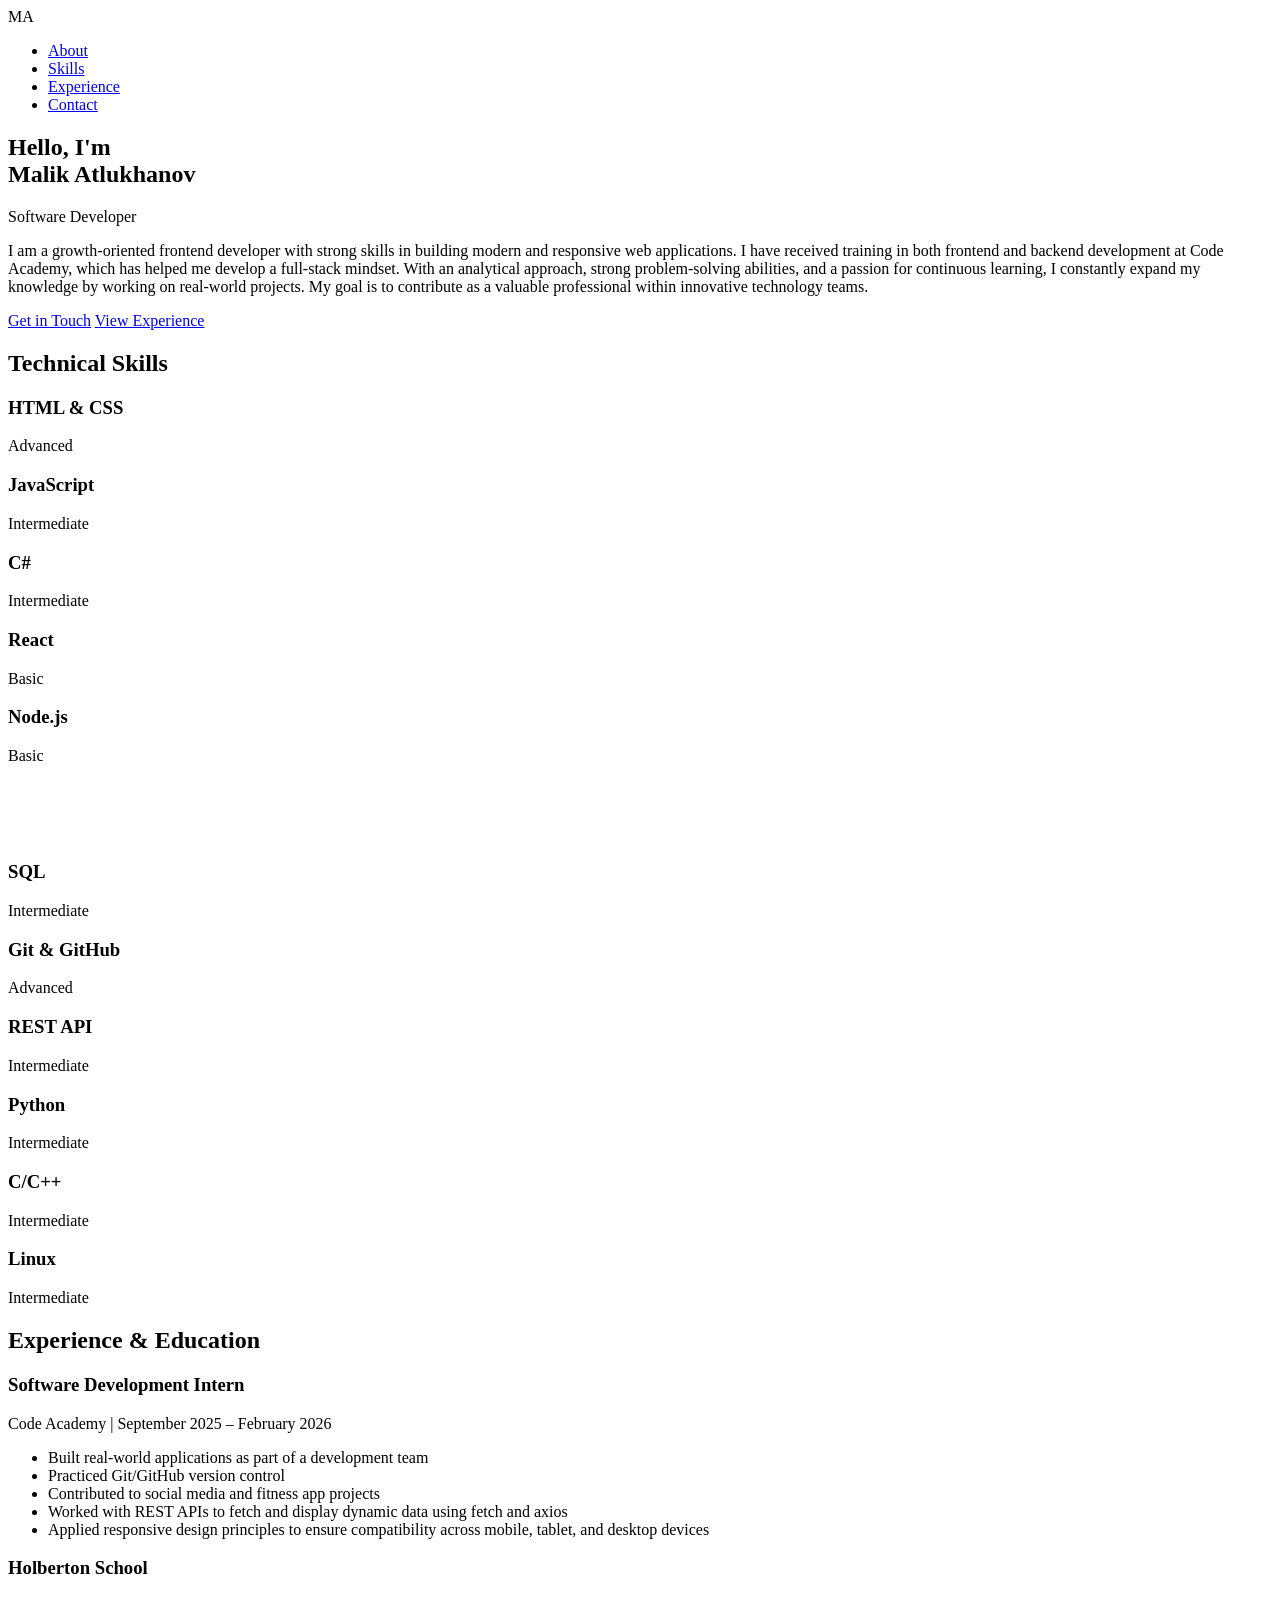
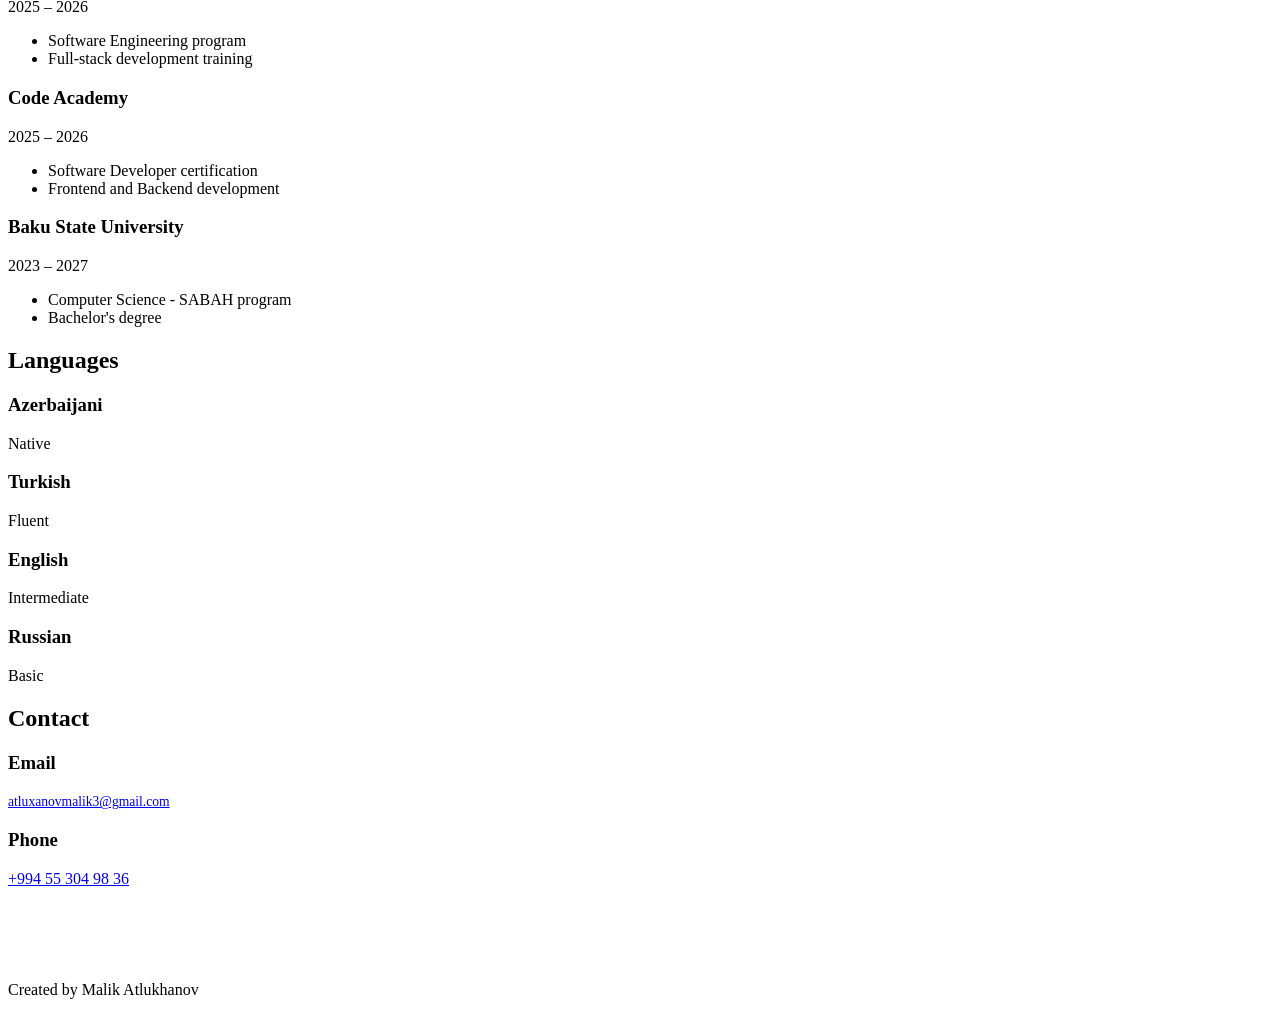
<file: index.html>
<!DOCTYPE html>
<html lang="az">
<head>
    <meta charset="UTF-8">
    <meta name="viewport" content="width=device-width, initial-scale=1.0">
    <title>Malik Atlukhanov - Software Developer</title>
    <link href="https://fonts.googleapis.com/css2?family=JetBrains+Mono:wght@400;600;800&family=Unbounded:wght@300;500;800&display=swap" rel="stylesheet">
</head>
<body>
    <div class="bg-animation"></div>
    
    <header>
        <div class="container">
            <nav>
                <div class="logo">MA</div>
                <ul class="nav-links">
                    <li><a href="#about">About</a></li>
                    <li><a href="#skills">Skills</a></li>
                    <li><a href="#experience">Experience</a></li>
                    <li><a href="#contact">Contact</a></li>
                </ul>
            </nav>
        </div>
    </header>

    <main>
        <section class="hero" id="about">
            <div class="container">
                <div class="hero-content">
                    <div class="hero-text">
                        <h1>
                            Hello, I'm<br>
                            <span class="gradient-text">Malik Atlukhanov</span>
                        </h1>
                        <p class="subtitle">Software Developer</p>
                        <p>
                            I am a growth-oriented frontend developer with strong skills in building modern and responsive web applications. I have received training in both frontend and backend development at Code Academy, which has helped me develop a full-stack mindset. With an analytical approach, strong problem-solving abilities, and a passion for continuous learning, I constantly expand my knowledge by working on real-world projects. My goal is to contribute as a valuable professional within innovative technology teams.

                        </p>
                        <div class="cta-buttons">
                            <a href="#contact" class="btn btn-primary">Get in Touch</a>
                            <a href="#experience" class="btn btn-secondary">View Experience</a>
                        </div>
                    </div>
                    <div class="hero-image">
                        <!-- <img src="/mnt/user-data/uploads/WhatsApp_Image_2026-02-10_at_21_04_00.jpeg" alt="Malik Atlukhanov"> -->
                    </div>
                </div>
            </div>
        </section>

        <section id="skills" class="section">
            <div class="container">
                <h2 class="section-title"><span class="gradient-text">Technical Skills</span></h2>
                <div class="skills-grid">
                    <div class="skill-card fade-in">
                        <h3>HTML & CSS</h3>
                        <p>Advanced</p>
                    </div>
                    <div class="skill-card fade-in">
                        <h3>JavaScript</h3>
                        <p>Intermediate</p>
                    </div>
                    <div class="skill-card fade-in">
                        <h3>C#</h3>
                        <p>Intermediate</p>
                    </div>
                    <div class="skill-card fade-in">
                        <h3>React</h3>
                        <p>Basic</p>
                    </div>
                    <div class="skill-card fade-in">
                        <h3>Node.js</h3>
                        <p>Basic</p>
                    </div>
                    
                    <div class="skill-card fade-in">
                        <h3>MongoDB</h3>
                        <p>Intermediate</p>
                    </div>
                    <div class="skill-card fade-in">
                        <h3>SQL</h3>
                        <p>Intermediate</p>
                    </div>
                    <div class="skill-card fade-in">
                        <h3>Git & GitHub</h3>
                        <p>Advanced</p>
                    </div>
                    <div class="skill-card fade-in">
                        <h3>REST API</h3>
                        <p>Intermediate</p>
                    </div>
                    <div class="skill-card fade-in">
                        <h3>Python</h3>
                        <p>Intermediate</p>
                    </div>
                    <div class="skill-card fade-in">
                        <h3>C/C++</h3>
                        <p>Intermediate</p>
                    </div>
                    <div class="skill-card fade-in">
                        <h3>Linux</h3>
                        <p>Intermediate</p>
                    </div>
                </div>
            </div>
        </section>

        <section id="experience" class="section">
            <div class="container">
                <h2 class="section-title"><span class="gradient-text">Experience & Education</span></h2>
                <div class="timeline">
                    <div class="timeline-item">
                        <h3>Software Development Intern</h3>
                        <p class="date">Code Academy | September 2025 – February 2026</p>
                        <ul>
                            <li>Built real-world applications as part of a development team</li>
                            <li>Practiced Git/GitHub version control</li>
                            <li>Contributed to social media and fitness app projects</li>
                            <li>Worked with REST APIs to fetch and display dynamic data using fetch and axios</li>
                            <li>Applied responsive design principles to ensure compatibility across mobile, tablet, and desktop devices</li>
                        </ul>
                    </div>
                    <div class="timeline-item">
                        <h3>Holberton School</h3>
                        <p class="date">2025 – 2026</p>
                        <ul>
                            <li>Software Engineering program</li>
                            <li>Full-stack development training</li>
                        </ul>
                    </div>
                    <div class="timeline-item">
                        <h3>Code Academy</h3>
                        <p class="date">2025 – 2026</p>
                        <ul>
                            <li>Software Developer certification</li>
                            <li>Frontend and Backend development</li>
                        </ul>
                    </div>
                    <div class="timeline-item">
                        <h3>Baku State University</h3>
                        <p class="date">2023 – 2027</p>
                        <ul>
                            <li>Computer Science - SABAH program</li>
                            <li>Bachelor's degree</li>
                        </ul>
                    </div>
                </div>
            </div>
        </section>

        <section class="section">
            <div class="container">
                <h2 class="section-title"><span class="gradient-text">Languages</span></h2>
                <div class="contact-grid">
                    <div class="contact-card">
                        <h3>Azerbaijani</h3>
                        <p>Native</p>
                    </div>
                    <div class="contact-card">
                        <h3>Turkish</h3>
                        <p>Fluent</p>
                    </div>
                    <div class="contact-card">
                        <h3>English</h3>
                        <p>Intermediate</p>
                    </div>
                    <div class="contact-card">
                        <h3>Russian</h3>
                        <p>Basic</p>
                    </div>
                </div>
            </div>
        </section>

        <section id="contact" class="section">
            <div class="container">
                <h2 class="section-title"><span class="gradient-text">Contact</span></h2>
                <div class="contact-grid">
                    <div class="contact-card">
                        <h3>Email</h3>
                        <a href="mailto:atluxanovmalik3@gmail.com" style="font-size: 0.85rem; word-break: break-all;">atluxanovmalik3@gmail.com</a>
                    </div>
                    <div class="contact-card">
                        <h3>Phone</h3>
                        <a href="tel:+994553049836">+994 55 304 98 36</a>
                    </div>
                    <div class="contact-card">
                        <h3>Location</h3>
                        <p>Sumqayit, Azerbaijan</p>
                    </div>
                </div>
            </div>
        </section>
    </main>

    <footer>
        <div class="container">
            <p>Created by <span class="gradient-text">Malik Atlukhanov</span></p>
        </div>
    </footer>


 <script>
        // Scroll animation
        const observerOptions = {
            threshold: 0.1,
            rootMargin: '0px 0px -100px 0px'
        };

        const observer = new IntersectionObserver((entries) => {
            entries.forEach(entry => {
                if (entry.isIntersecting) {
                    entry.target.style.opacity = '1';
                    entry.target.style.transform = 'translateY(0)';
                }
            });
        }, observerOptions);

        document.querySelectorAll('.fade-in, .timeline-item, .contact-card').forEach(el => {
            el.style.opacity = '0';
            el.style.transform = 'translateY(20px)';
            el.style.transition = 'opacity 0.6s, transform 0.6s';
            observer.observe(el);
        });

        // Smooth scrolling
        document.querySelectorAll('a[href^="#"]').forEach(anchor => {
            anchor.addEventListener('click', function (e) {
                e.preventDefault();
                const target = document.querySelector(this.getAttribute('href'));
                if (target) {
                    target.scrollIntoView({
                        behavior: 'smooth',
                        block: 'start'
                    });
                }
            });
        });
    </script>
</body>
</html>
</file>
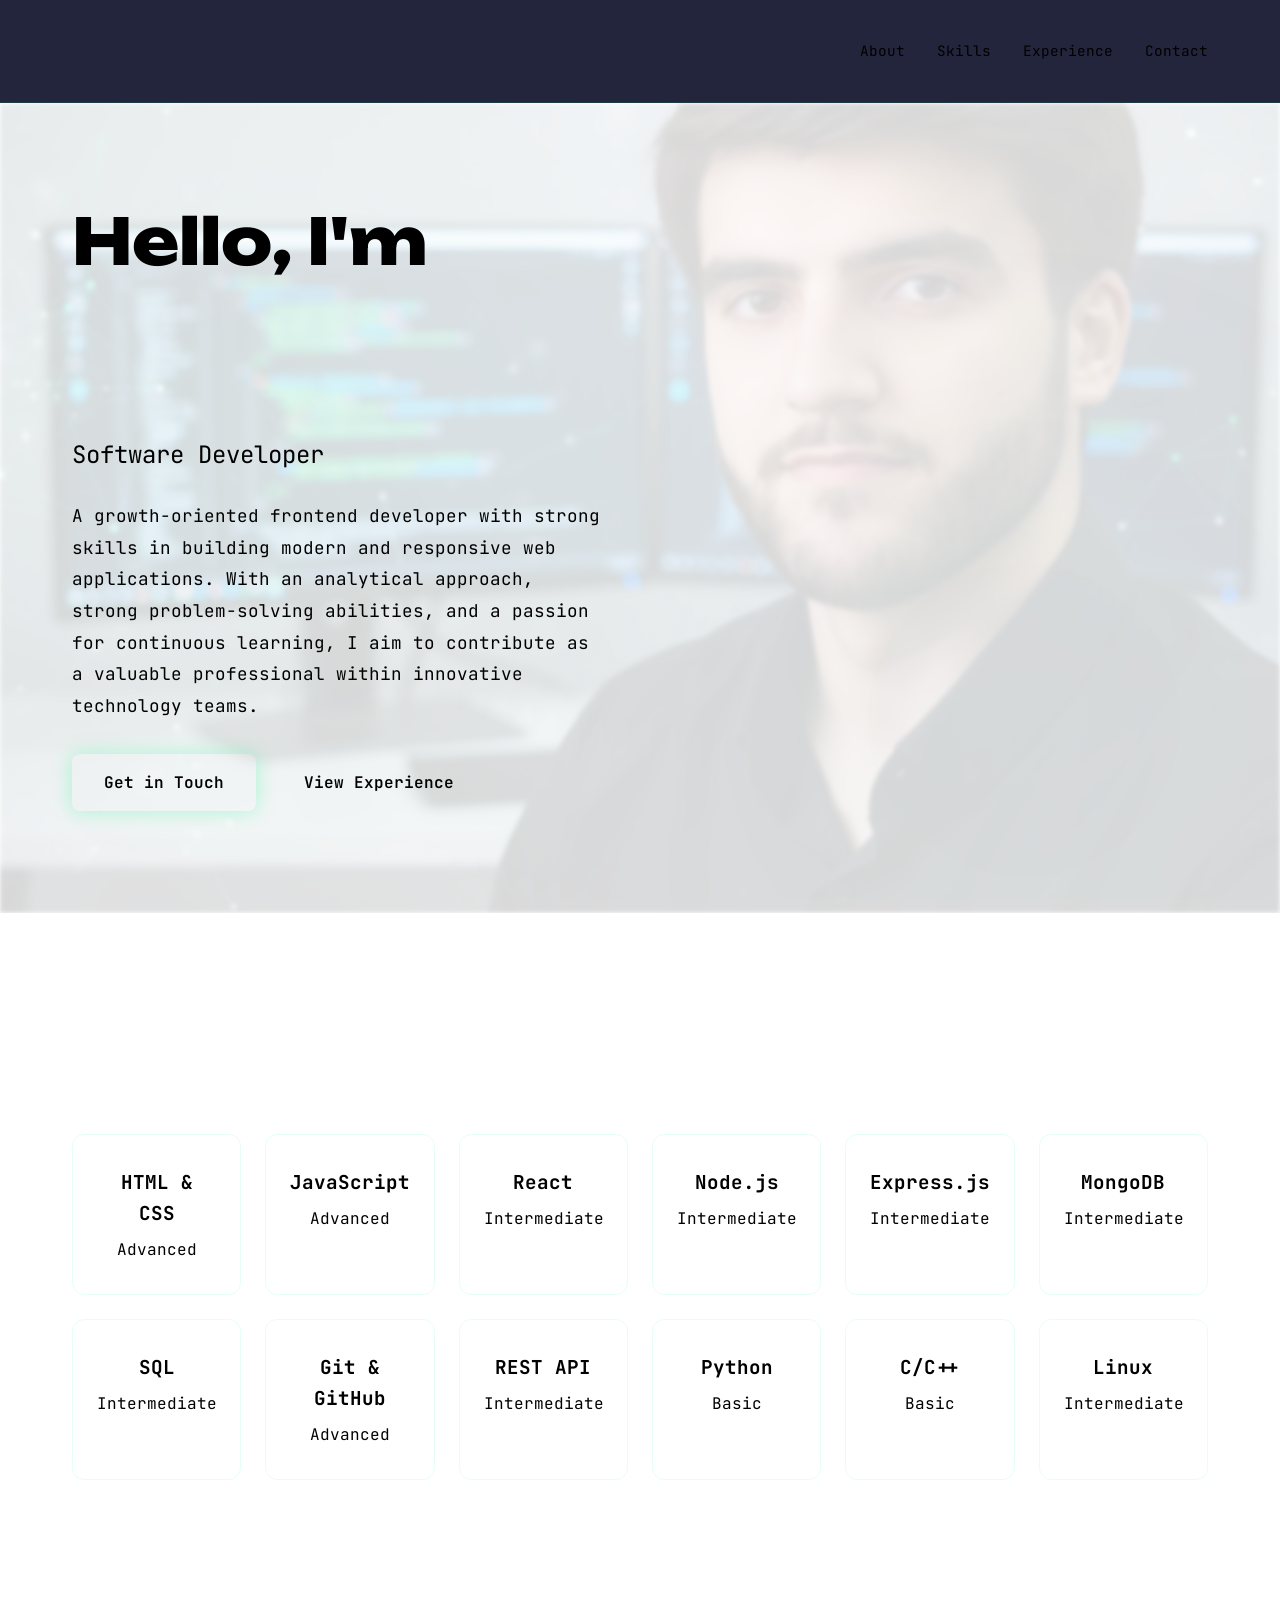
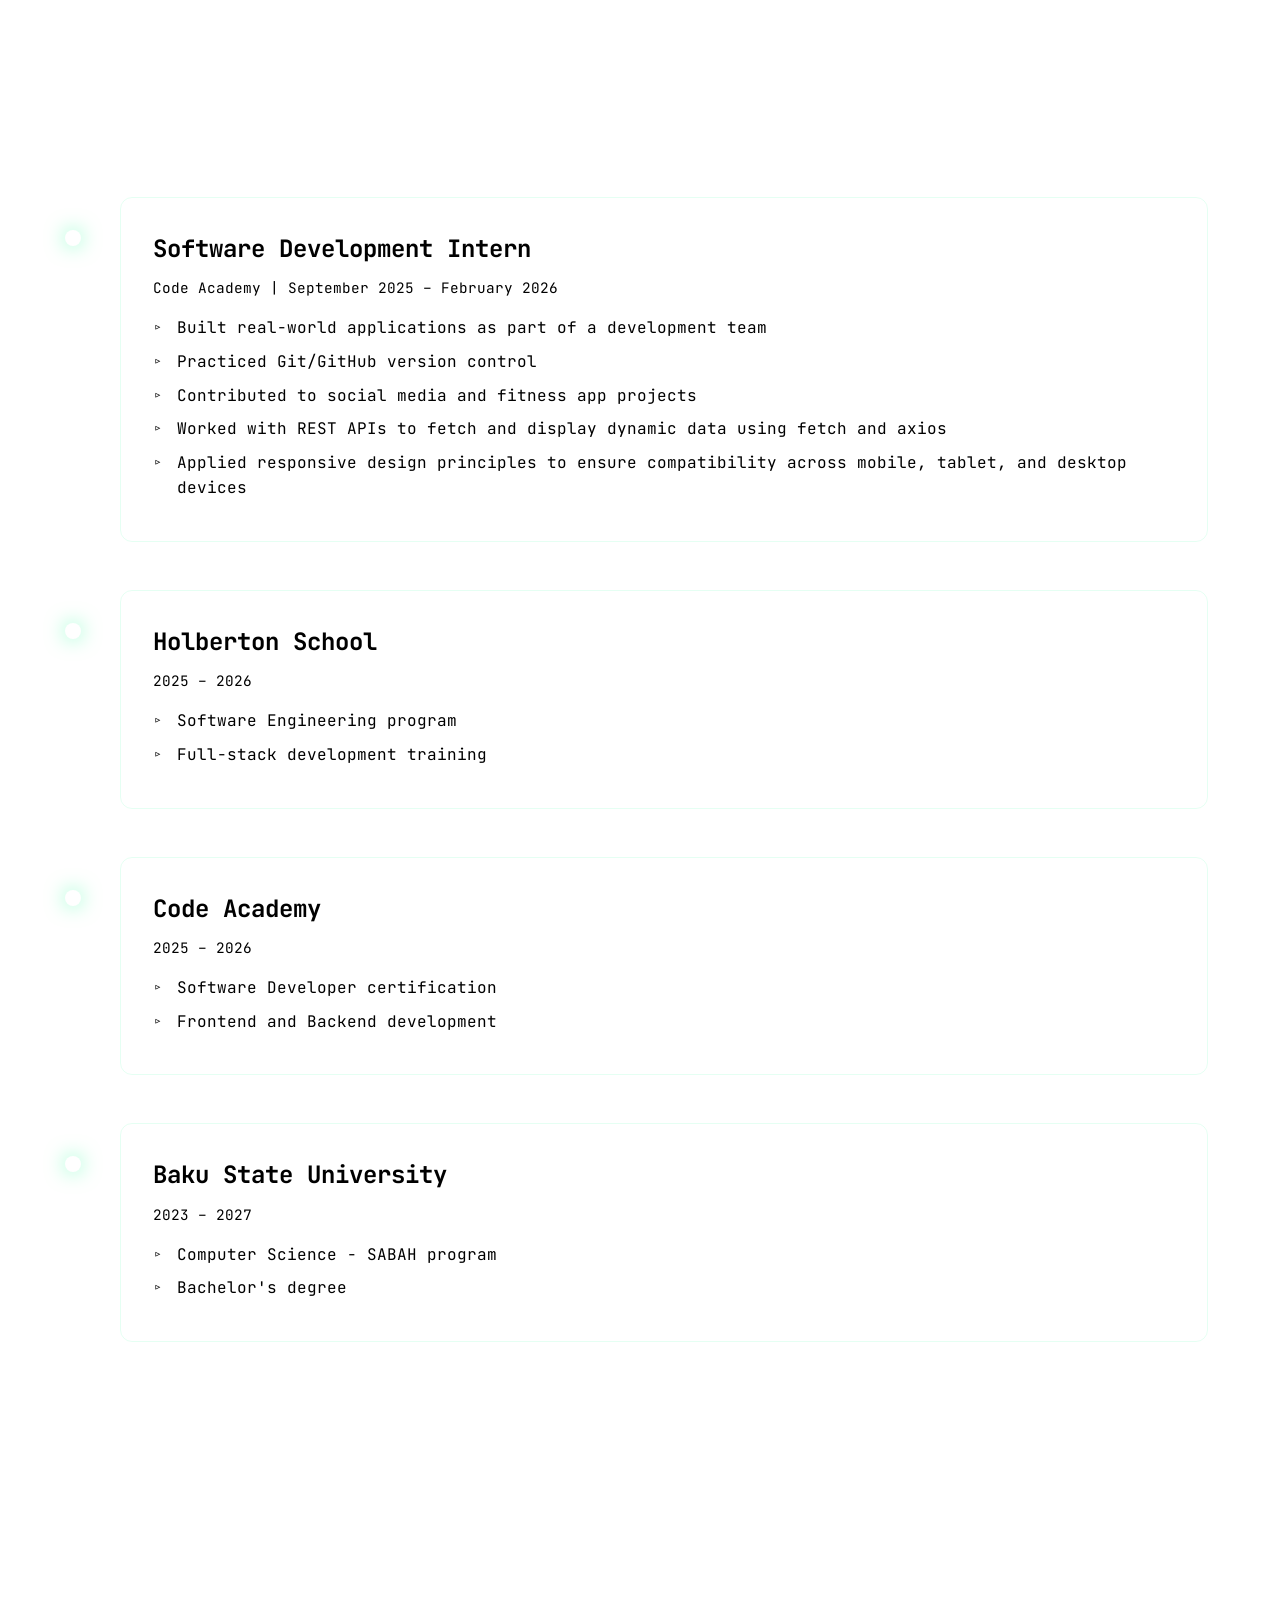
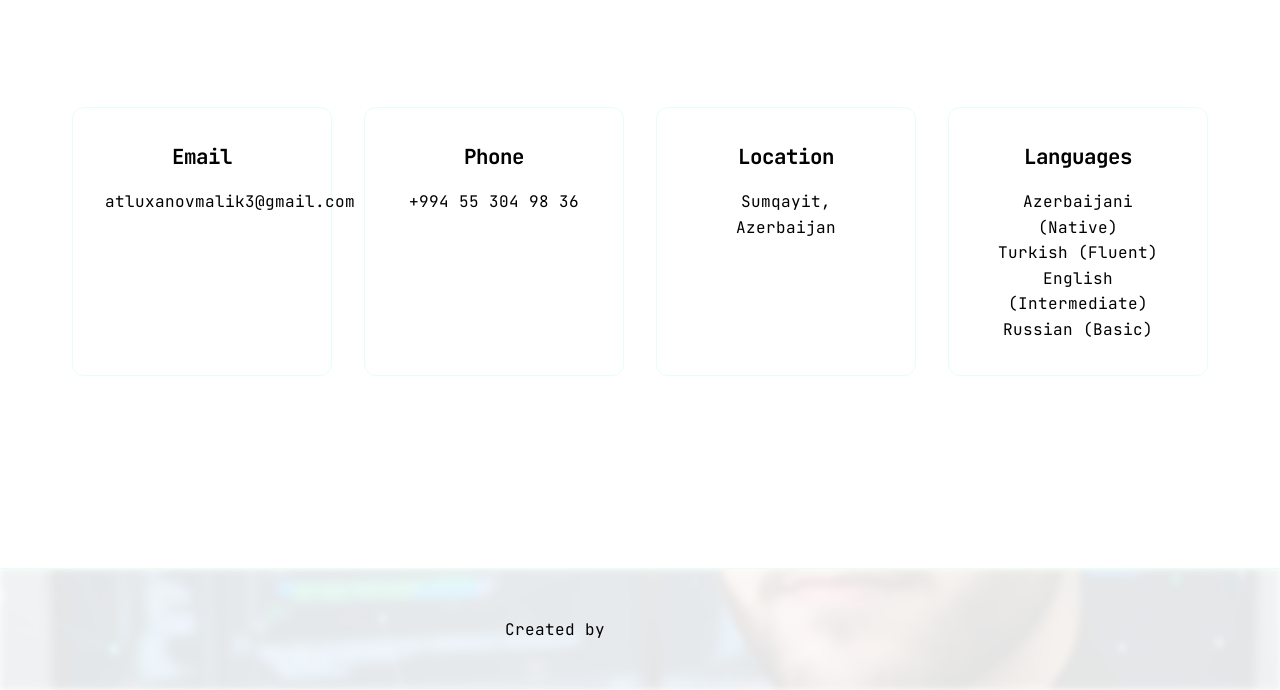
<file: portfolio (1).html>
<!DOCTYPE html>
<html lang="az">
<head>
    <meta charset="UTF-8">
    <meta name="viewport" content="width=device-width, initial-scale=1.0">
    <title>Malik Atlukhanov - Software Developer</title>
    <link href="https://fonts.googleapis.com/css2?family=JetBrains+Mono:wght@400;600;800&family=Unbounded:wght@300;500;800&display=swap" rel="stylesheet">
    <link rel="stylesheet" href="style.css">

</head>
<body>
    <div class="bg-animation"></div>
    
    <header>
        <div class="container">
            <nav>
                <div class="logo">MA</div>
                <ul class="nav-links">
                    <li><a href="#about">About</a></li>
                    <li><a href="#skills">Skills</a></li>
                    <li><a href="#experience">Experience</a></li>
                    <li><a href="#contact">Contact</a></li>
                </ul>
            </nav>
        </div>
    </header>

    <main>
        <section class="hero">
            <div class="container">
                <div class="hero-content">
                    <div class="hero-text">
                        <h1>
                            Hello, I'm<br>
                            <span class="gradient-text">Malik Atlukhanov</span>
                        </h1>
                        <p class="subtitle">Software Developer</p>
                        <p>
                            A growth-oriented frontend developer with strong skills in building modern and responsive web applications. 
                            With an analytical approach, strong problem-solving abilities, and a passion for continuous learning, 
                            I aim to contribute as a valuable professional within innovative technology teams.
                        </p>
                        <div class="cta-buttons">
                            <a href="#contact" class="btn btn-primary">Get in Touch</a>
                            <a href="#experience" class="btn btn-secondary">View Experience</a>
                        </div>
                    </div>
                    <div class="hero-image">
                        <!-- <img src="/mnt/user-data/uploads/WhatsApp_Image_2026-02-10_at_21_04_00.jpeg" alt="Malik Atlukhanov"> -->
                    </div>
                </div>
            </div>
        </section>

        <section id="skills" class="section">
            <div class="container">
                <h2 class="section-title"><span class="gradient-text">Technical Skills</span></h2>
                <div class="skills-grid">
                    <div class="skill-card fade-in">
                        <h3>HTML & CSS</h3>
                        <p>Advanced</p>
                    </div>
                    <div class="skill-card fade-in">
                        <h3>JavaScript</h3>
                        <p>Advanced</p>
                    </div>
                    <div class="skill-card fade-in">
                        <h3>React</h3>
                        <p>Intermediate</p>
                    </div>
                    <div class="skill-card fade-in">
                        <h3>Node.js</h3>
                        <p>Intermediate</p>
                    </div>
                    <div class="skill-card fade-in">
                        <h3>Express.js</h3>
                        <p>Intermediate</p>
                    </div>
                    <div class="skill-card fade-in">
                        <h3>MongoDB</h3>
                        <p>Intermediate</p>
                    </div>
                    <div class="skill-card fade-in">
                        <h3>SQL</h3>
                        <p>Intermediate</p>
                    </div>
                    <div class="skill-card fade-in">
                        <h3>Git & GitHub</h3>
                        <p>Advanced</p>
                    </div>
                    <div class="skill-card fade-in">
                        <h3>REST API</h3>
                        <p>Intermediate</p>
                    </div>
                    <div class="skill-card fade-in">
                        <h3>Python</h3>
                        <p>Basic</p>
                    </div>
                    <div class="skill-card fade-in">
                        <h3>C/C++</h3>
                        <p>Basic</p>
                    </div>
                    <div class="skill-card fade-in">
                        <h3>Linux</h3>
                        <p>Intermediate</p>
                    </div>
                </div>
            </div>
        </section>

        <section id="experience" class="section">
            <div class="container">
                <h2 class="section-title"><span class="gradient-text">Experience & Education</span></h2>
                <div class="timeline">
                    <div class="timeline-item">
                        <h3>Software Development Intern</h3>
                        <p class="date">Code Academy | September 2025 – February 2026</p>
                        <ul>
                            <li>Built real-world applications as part of a development team</li>
                            <li>Practiced Git/GitHub version control</li>
                            <li>Contributed to social media and fitness app projects</li>
                            <li>Worked with REST APIs to fetch and display dynamic data using fetch and axios</li>
                            <li>Applied responsive design principles to ensure compatibility across mobile, tablet, and desktop devices</li>
                        </ul>
                    </div>
                    <div class="timeline-item">
                        <h3>Holberton School</h3>
                        <p class="date">2025 – 2026</p>
                        <ul>
                            <li>Software Engineering program</li>
                            <li>Full-stack development training</li>
                        </ul>
                    </div>
                    <div class="timeline-item">
                        <h3>Code Academy</h3>
                        <p class="date">2025 – 2026</p>
                        <ul>
                            <li>Software Developer certification</li>
                            <li>Frontend and Backend development</li>
                        </ul>
                    </div>
                    <div class="timeline-item">
                        <h3>Baku State University</h3>
                        <p class="date">2023 – 2027</p>
                        <ul>
                            <li>Computer Science - SABAH program</li>
                            <li>Bachelor's degree</li>
                        </ul>
                    </div>
                </div>
            </div>
        </section>

        <section id="contact" class="section">
            <div class="container">
                <h2 class="section-title"><span class="gradient-text">Contact</span></h2>
                <div class="contact-grid">
                    <div class="contact-card">
                        <h3>Email</h3>
                        <a href="mailto:atluxanovmalik3@gmail.com">atluxanovmalik3@gmail.com</a>
                    </div>
                    <div class="contact-card">
                        <h3>Phone</h3>
                        <a href="tel:+994553049836">+994 55 304 98 36</a>
                    </div>
                    <div class="contact-card">
                        <h3>Location</h3>
                        <p>Sumqayit, Azerbaijan</p>
                    </div>
                    <div class="contact-card">
                        <h3>Languages</h3>
                        <p>Azerbaijani (Native)<br>
                        Turkish (Fluent)<br>
                        English (Intermediate)<br>
                        Russian (Basic)</p>
                    </div>
                </div>
            </div>
        </section>
    </main>

    <footer>
        <div class="container">
            <p>Created by <span class="gradient-text">Malik Atlukhanov</span></p>
        </div>
    </footer>

    <script>
        // Scroll animation
        const observerOptions = {
            threshold: 0.1,
            rootMargin: '0px 0px -100px 0px'
        };

        const observer = new IntersectionObserver((entries) => {
            entries.forEach(entry => {
                if (entry.isIntersecting) {
                    entry.target.style.opacity = '1';
                    entry.target.style.transform = 'translateY(0)';
                }
            });
        }, observerOptions);

        document.querySelectorAll('.fade-in, .timeline-item, .contact-card').forEach(el => {
            el.style.opacity = '0';
            el.style.transform = 'translateY(20px)';
            el.style.transition = 'opacity 0.6s, transform 0.6s';
            observer.observe(el);
        });

        // Smooth scrolling
        document.querySelectorAll('a[href^="#"]').forEach(anchor => {
            anchor.addEventListener('click', function (e) {
                e.preventDefault();
                const target = document.querySelector(this.getAttribute('href'));
                if (target) {
                    target.scrollIntoView({
                        behavior: 'smooth',
                        block: 'start'
                    });
                }
            });
        });
    </script>
</body>
</html>
</file>
<file: style.css>
<style>
        :root {
            --bg-primary: #0a0e27;
            --bg-secondary: #141936;
            --bg-card: #1a1f3a;
            --accent-primary: #00ff88;
            --accent-secondary: #00d4ff;
            --text-primary: #e8edf4;
            --text-secondary: #8b95b3;
            --gradient: linear-gradient(135deg, #00ff88 0%, #00d4ff 100%);
        }

        * {
            margin: 0;
            padding: 0;
            box-sizing: border-box;
        }

        body {
            background: var(--bg-primary);
            color: var(--text-primary);
            font-family: 'JetBrains Mono', monospace;
            line-height: 1.6;
            overflow-x: hidden;
        }

        /* Animated background */
        .bg-animation {
            position: fixed;
            top: 0;
            left: 0;
            width: 100%;
            height: 100%;
            z-index: 0;
            opacity: 0.15;
            background: 
                radial-gradient(circle at 20% 50%, rgba(0, 255, 136, 0.1) 0%, transparent 50%),
                radial-gradient(circle at 80% 80%, rgba(0, 212, 255, 0.1) 0%, transparent 50%);
        }

        .container {
            max-width: 1200px;
            margin: 0 auto;
            padding: 0 2rem;
            position: relative;
            z-index: 1;
        }

        /* Header */
        header {
            padding: 2rem 0;
            position: sticky;
            top: 0;
            background: rgba(10, 14, 39, 0.9);
            backdrop-filter: blur(10px);
            z-index: 100;
            border-bottom: 1px solid rgba(0, 255, 136, 0.1);
        }

        nav {
            display: flex;
            justify-content: space-between;
            align-items: center;
        }

        .logo {
            font-family: 'Unbounded', sans-serif;
            font-size: 1.5rem;
            font-weight: 800;
            background: var(--gradient);
            -webkit-background-clip: text;
            background-clip: text;
            -webkit-text-fill-color: transparent;
            animation: glow 3s ease-in-out infinite;
        }

        @keyframes glow {
            0%, 100% { opacity: 1; }
            50% { opacity: 0.7; }
        }

        .nav-links {
            display: flex;
            gap: 2rem;
            list-style: none;
        }

        .nav-links a {
            color: var(--text-secondary);
            text-decoration: none;
            font-size: 0.9rem;
            transition: all 0.3s;
            position: relative;
        }

        .nav-links a::after {
            content: '';
            position: absolute;
            bottom: -5px;
            left: 0;
            width: 0;
            height: 2px;
            background: var(--gradient);
            transition: width 0.3s;
        }

        .nav-links a:hover {
            color: var(--accent-primary);
        }

        .nav-links a:hover::after {
            width: 100%;
        }

        /* Hero Section */
        .hero {
            min-height: 90vh;
            display: flex;
            align-items: center;
            padding: 4rem 0;
            position: relative;
            overflow: hidden;
        }

        .hero::before {
            content: '';
            position: absolute;
            top: 0;
            left: 0;
            width: 100%;
            height: 100%;
            background: url('[data-uri]') center/cover no-repeat;
            opacity: 0.15;
            z-index: -1;
            filter: blur(2px);
        }

        .hero-content {
            display: grid;
            grid-template-columns: 1fr 1fr;
            gap: 4rem;
            align-items: center;
        }

        .hero-text h1 {
            font-family: 'Unbounded', sans-serif;
            font-size: 4rem;
            font-weight: 800;
            margin-bottom: 1rem;
            line-height: 1.1;
            animation: slideUp 0.8s ease-out;
        }

        @keyframes slideUp {
            from {
                opacity: 0;
                transform: translateY(30px);
            }
            to {
                opacity: 1;
                transform: translateY(0);
            }
        }

        .gradient-text {
            background: var(--gradient);
            -webkit-background-clip: text;
            background-clip: text;
            -webkit-text-fill-color: transparent;
        }

        .hero-text .subtitle {
            font-size: 1.5rem;
            color: var(--text-secondary);
            margin-bottom: 1.5rem;
            animation: slideUp 0.8s ease-out 0.2s backwards;
        }

        .hero-text p {
            font-size: 1.1rem;
            color: var(--text-secondary);
            margin-bottom: 2rem;
            line-height: 1.8;
            animation: slideUp 0.8s ease-out 0.4s backwards;
        }

        .cta-buttons {
            display: flex;
            gap: 1rem;
            animation: slideUp 0.8s ease-out 0.6s backwards;
        }

        .btn {
            padding: 1rem 2rem;
            border: none;
            border-radius: 8px;
            font-family: 'JetBrains Mono', monospace;
            font-size: 1rem;
            font-weight: 600;
            cursor: pointer;
            transition: all 0.3s;
            text-decoration: none;
            display: inline-block;
        }

        .btn-primary {
            background: var(--gradient);
            color: var(--bg-primary);
            box-shadow: 0 0 20px rgba(0, 255, 136, 0.3);
        }

        .btn-primary:hover {
            transform: translateY(-2px);
            box-shadow: 0 5px 30px rgba(0, 255, 136, 0.5);
        }

        .btn-secondary {
            background: transparent;
            color: var(--text-primary);
            border: 2px solid var(--accent-primary);
        }

        .btn-secondary:hover {
            background: rgba(0, 255, 136, 0.1);
            transform: translateY(-2px);
        }

        .hero-image {
            position: relative;
            animation: slideUp 0.8s ease-out 0.3s backwards;
        }

        .hero-image img {
            width: 100%;
            max-width: 400px;
            border-radius: 20px;
            border: 3px solid transparent;
            background: var(--gradient);
            background-clip: padding-box;
            box-shadow: 0 20px 60px rgba(0, 255, 136, 0.2);
            transition: all 0.3s;
        }

        .hero-image img:hover {
            transform: scale(1.05) rotate(-2deg);
            box-shadow: 0 30px 80px rgba(0, 255, 136, 0.4);
        }

        /* Skills Section */
        .section {
            padding: 6rem 0;
        }

        .section-title {
            font-family: 'Unbounded', sans-serif;
            font-size: 3rem;
            font-weight: 800;
            margin-bottom: 3rem;
            text-align: center;
        }

        .skills-grid {
            display: grid;
            grid-template-columns: repeat(auto-fit, minmax(150px, 1fr));
            gap: 1.5rem;
        }

        .skill-card {
            background: var(--bg-card);
            padding: 2rem 1.5rem;
            border-radius: 12px;
            border: 1px solid rgba(0, 255, 136, 0.1);
            text-align: center;
            transition: all 0.3s;
            position: relative;
            overflow: hidden;
        }

        .skill-card::before {
            content: '';
            position: absolute;
            top: 0;
            left: -100%;
            width: 100%;
            height: 100%;
            background: var(--gradient);
            opacity: 0.1;
            transition: left 0.5s;
        }

        .skill-card:hover::before {
            left: 0;
        }

        .skill-card:hover {
            transform: translateY(-5px);
            border-color: var(--accent-primary);
            box-shadow: 0 10px 30px rgba(0, 255, 136, 0.2);
        }

        .skill-card h3 {
            font-size: 1.2rem;
            margin-bottom: 0.5rem;
            color: var(--accent-primary);
        }

        /* Experience Section */
        .timeline {
            position: relative;
            padding-left: 3rem;
        }

        .timeline::before {
            content: '';
            position: absolute;
            left: 0;
            top: 0;
            height: 100%;
            width: 2px;
            background: var(--gradient);
        }

        .timeline-item {
            position: relative;
            margin-bottom: 3rem;
            background: var(--bg-card);
            padding: 2rem;
            border-radius: 12px;
            border: 1px solid rgba(0, 255, 136, 0.1);
            transition: all 0.3s;
        }

        .timeline-item::before {
            content: '';
            position: absolute;
            left: -3.5rem;
            top: 2rem;
            width: 16px;
            height: 16px;
            border-radius: 50%;
            background: var(--gradient);
            box-shadow: 0 0 20px rgba(0, 255, 136, 0.5);
        }

        .timeline-item:hover {
            transform: translateX(10px);
            border-color: var(--accent-primary);
        }

        .timeline-item h3 {
            font-size: 1.5rem;
            margin-bottom: 0.5rem;
            color: var(--accent-primary);
        }

        .timeline-item .date {
            color: var(--text-secondary);
            font-size: 0.9rem;
            margin-bottom: 1rem;
        }

        .timeline-item ul {
            list-style: none;
            padding-left: 0;
        }

        .timeline-item li {
            padding-left: 1.5rem;
            position: relative;
            margin-bottom: 0.5rem;
            color: var(--text-secondary);
        }

        .timeline-item li::before {
            content: '▹';
            position: absolute;
            left: 0;
            color: var(--accent-primary);
        }

        /* Contact Section */
        .contact-grid {
            display: grid;
            grid-template-columns: repeat(auto-fit, minmax(250px, 1fr));
            gap: 2rem;
            margin-top: 3rem;
        }

        .contact-card {
            background: var(--bg-card);
            padding: 2rem;
            border-radius: 12px;
            border: 1px solid rgba(0, 255, 136, 0.1);
            text-align: center;
            transition: all 0.3s;
        }

        .contact-card:hover {
            transform: translateY(-5px);
            border-color: var(--accent-primary);
            box-shadow: 0 10px 30px rgba(0, 255, 136, 0.2);
        }

        .contact-card h3 {
            color: var(--accent-primary);
            margin-bottom: 1rem;
            font-size: 1.3rem;
        }

        .contact-card a {
            color: var(--text-secondary);
            text-decoration: none;
            transition: color 0.3s;
        }

        .contact-card a:hover {
            color: var(--accent-primary);
        }

        /* Footer */
        footer {
            padding: 3rem 0;
            text-align: center;
            border-top: 1px solid rgba(0, 255, 136, 0.1);
            margin-top: 6rem;
            position: relative;
            overflow: hidden;
        }

        footer::before {
            content: '';
            position: absolute;
            top: 0;
            left: 0;
            width: 100%;
            height: 100%;
            background: url('[data-uri]') center/cover no-repeat;
            opacity: 0.1;
            z-index: -1;
            filter: blur(3px);
        }

        footer p {
            color: var(--text-secondary);
            position: relative;
            z-index: 1;
        }

        /* Responsive */
        @media (max-width: 768px) {
            .hero-content {
                grid-template-columns: 1fr;
                text-align: center;
            }

            .hero-text h1 {
                font-size: 2.5rem;
            }

            .hero-image img {
                max-width: 300px;
            }

            .nav-links {
                gap: 1rem;
            }

            .cta-buttons {
                justify-content: center;
                flex-wrap: wrap;
            }

            .timeline {
                padding-left: 2rem;
            }

            .section-title {
                font-size: 2rem;
            }
        }

        /* Scroll animations */
        .fade-in {
            opacity: 0;
            animation: fadeIn 1s ease-out forwards;
        }

        @keyframes fadeIn {
            to {
                opacity: 1;
            }
        }
    </style>
</file>
